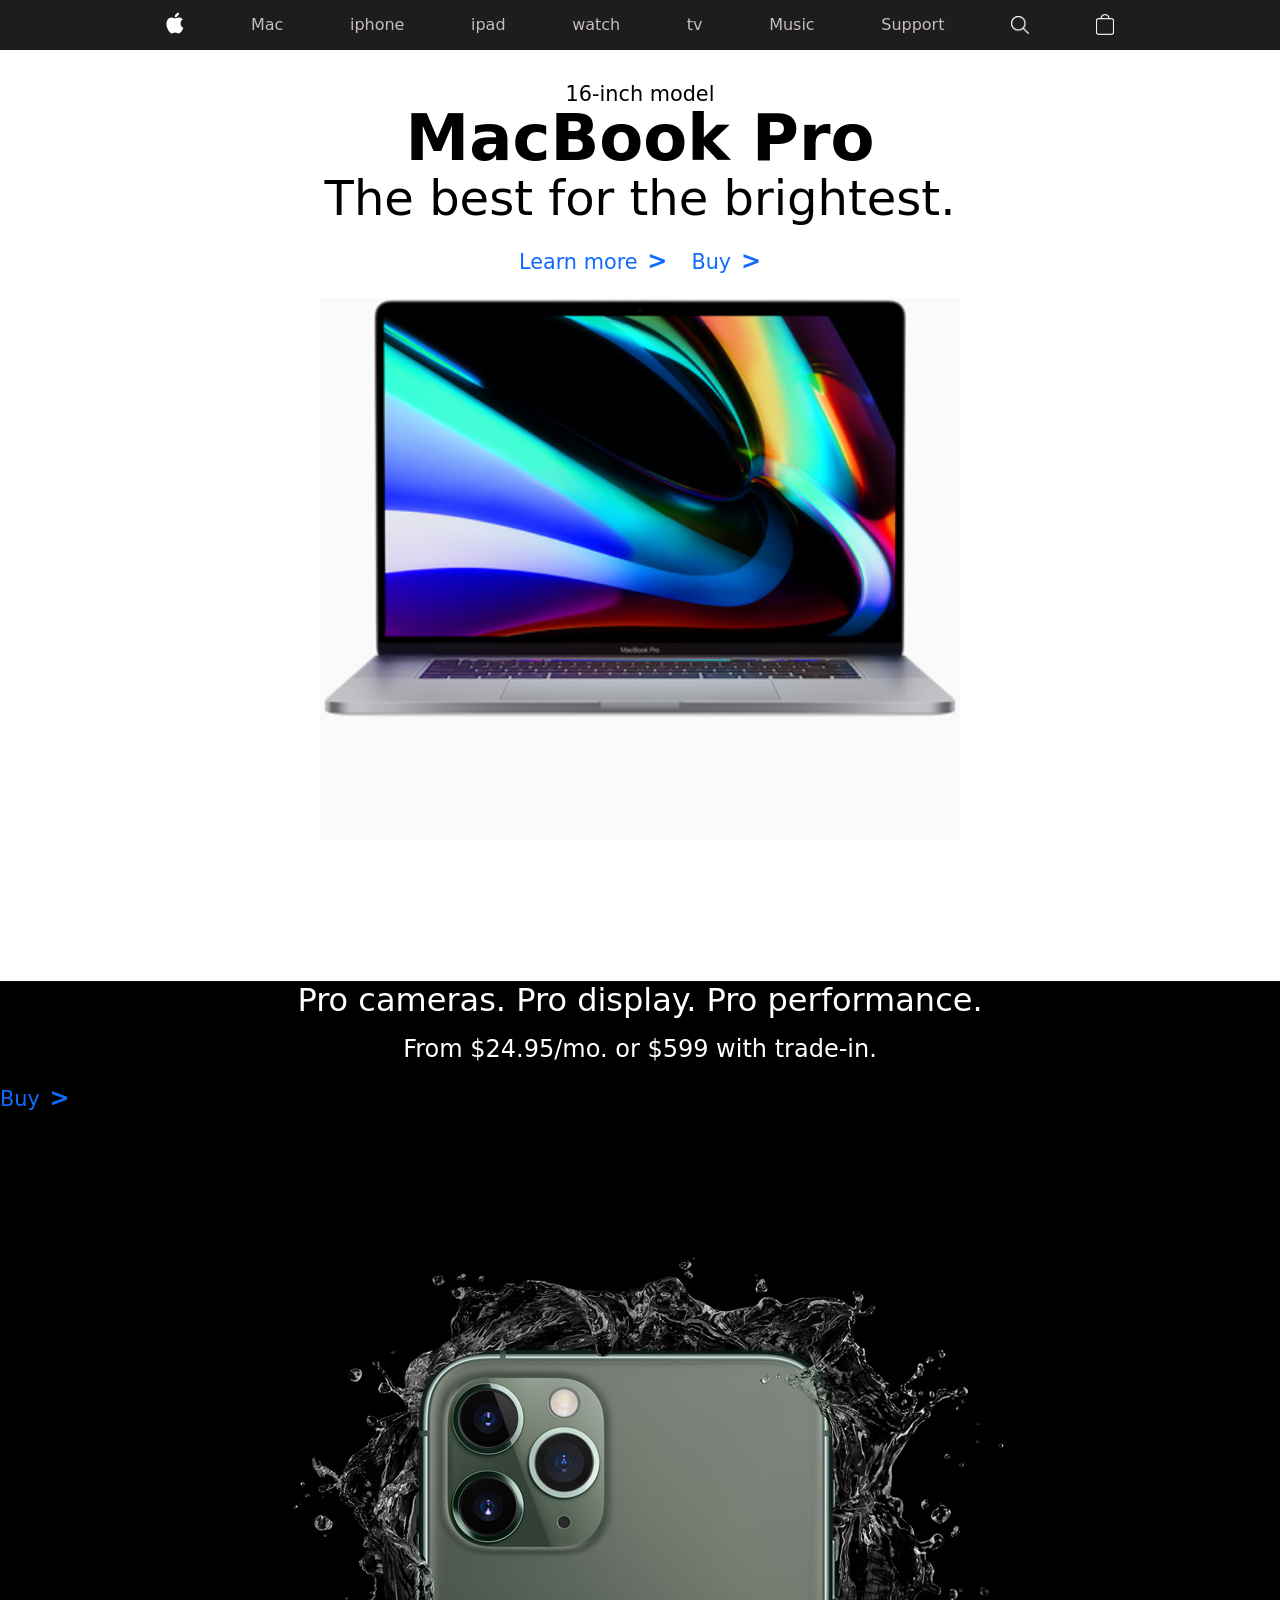
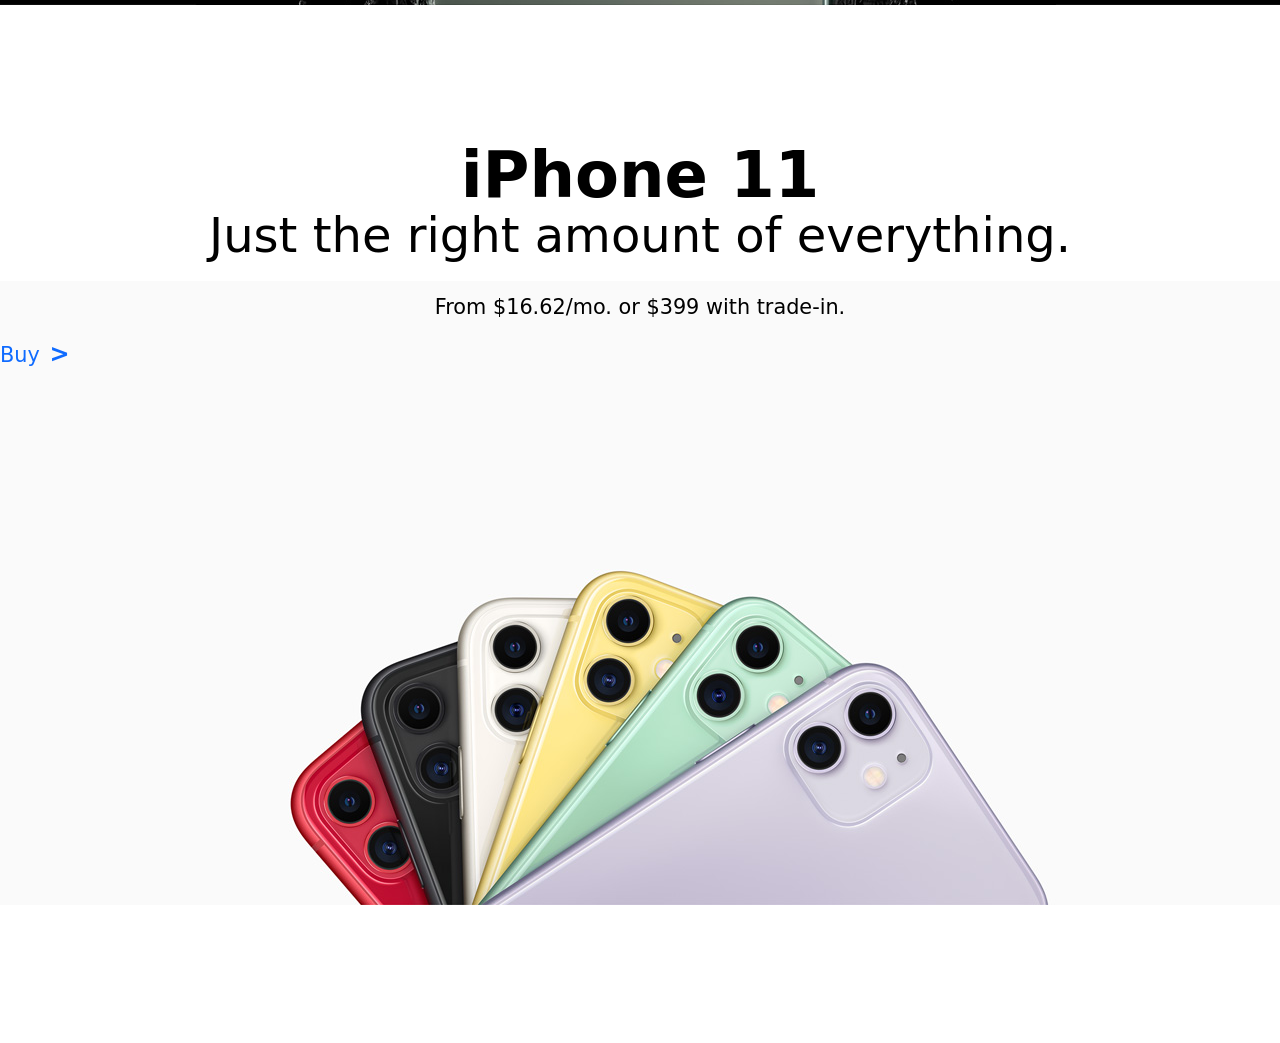
<file: index.html>
<!DOCTYPE html>
<html lang="en">
  <head>
    <meta charset="UTF-8" />
    <meta http-equiv="X-UA-Compatible" content="IE=edge" />
    <meta name="viewport" content="width=device-width, initial-scale=1.0" />
    <title>Apple Website</title>
    <link rel="stylesheet" href="./css/style.css" />
  </head>
  <body>
    <header>
      <nav class="nav-container">
        <ul class="nav-links">
          <li>
            <a href="#"
              ><img src="./images/icons/logo.svg" alt="apple logo"
            /></a>
          </li>
          <li><a href="#">Mac</a></li>
          <li><a href="#">iphone</a></li>
          <li><a href="#">ipad</a></li>
          <li><a href="#">watch</a></li>
          <li><a href="#">tv</a></li>
          <li><a href="#">Music</a></li>
          <li><a href="#">Support</a></li>
          <li>
            <a href="#"
              ><img src="./images/icons/search-icon.png" alt="search icon"
            /></a>
          </li>
          <li>
            <a href="#"
              ><img src="./images/icons/cart.png" alt="cart icon"
            /></a>
          </li>
        </ul>
      </nav>
    </header>
    <section class="first-section">
      <div class="first-container">
        <p class="first-para">16-inch model</p>
        <h1 class="first-title">MacBook Pro</h1>
        <h2 class="first-info">The best for the brightest.</h2>
        <div class="first-links">
          <div class="link-one">
            <a href="#">Learn more <span> ></span></a>
          </div>
          <div class="link-one">
            <a href="#">Buy <span> ></span></a>
          </div>
        </div>
        <div class="first-img">
          <img src="./images/home/macbook-pro.jpg" alt="macbook pro" />
        </div>
      </div>
    </section>
    <section class="second-section">
      <div class="second-container">
        <h1 class="second-title">iPhone 11 Pro</h1>
        <h2 class="second-info">Pro cameras. Pro display. Pro performance.</h2>
        <p class="second-para">From $24.95/mo. or $599 with trade‑in.</p>
        <div class="link-one">
          <a href="#">Buy <span> ></span></a>
        </div>
      </div>
    </section>
    <section class="section-three">
      <div class="third-container">
        <h1 class="first-title">iPhone 11</h1>
        <h2 class="first-info">Just the right amount of everything.</h2>
        <p class="first-para">From $16.62/mo. or $399 with trade‑in.</p>
        <div class="link-one">
          <a href="#">Buy <span> ></span></a>
        </div>
      </div>
    </section>
  </body>
</html>
</file>
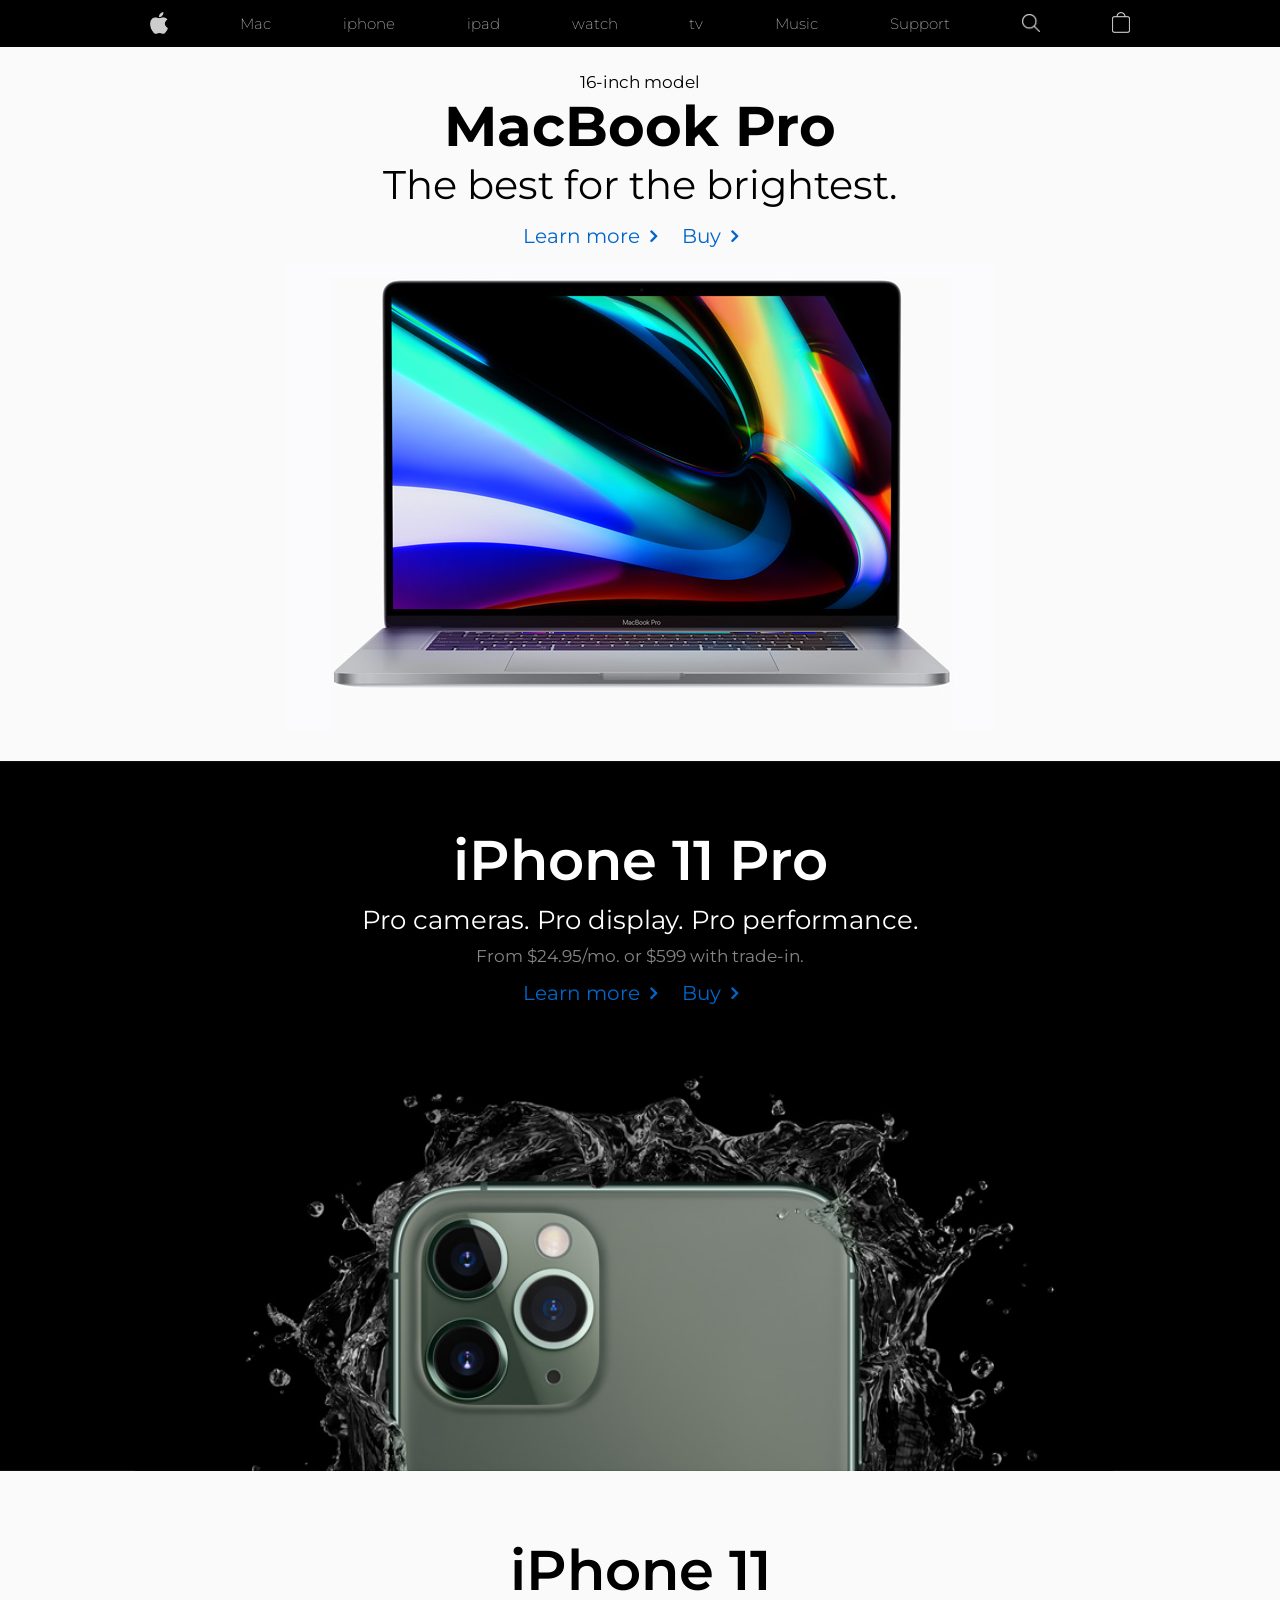
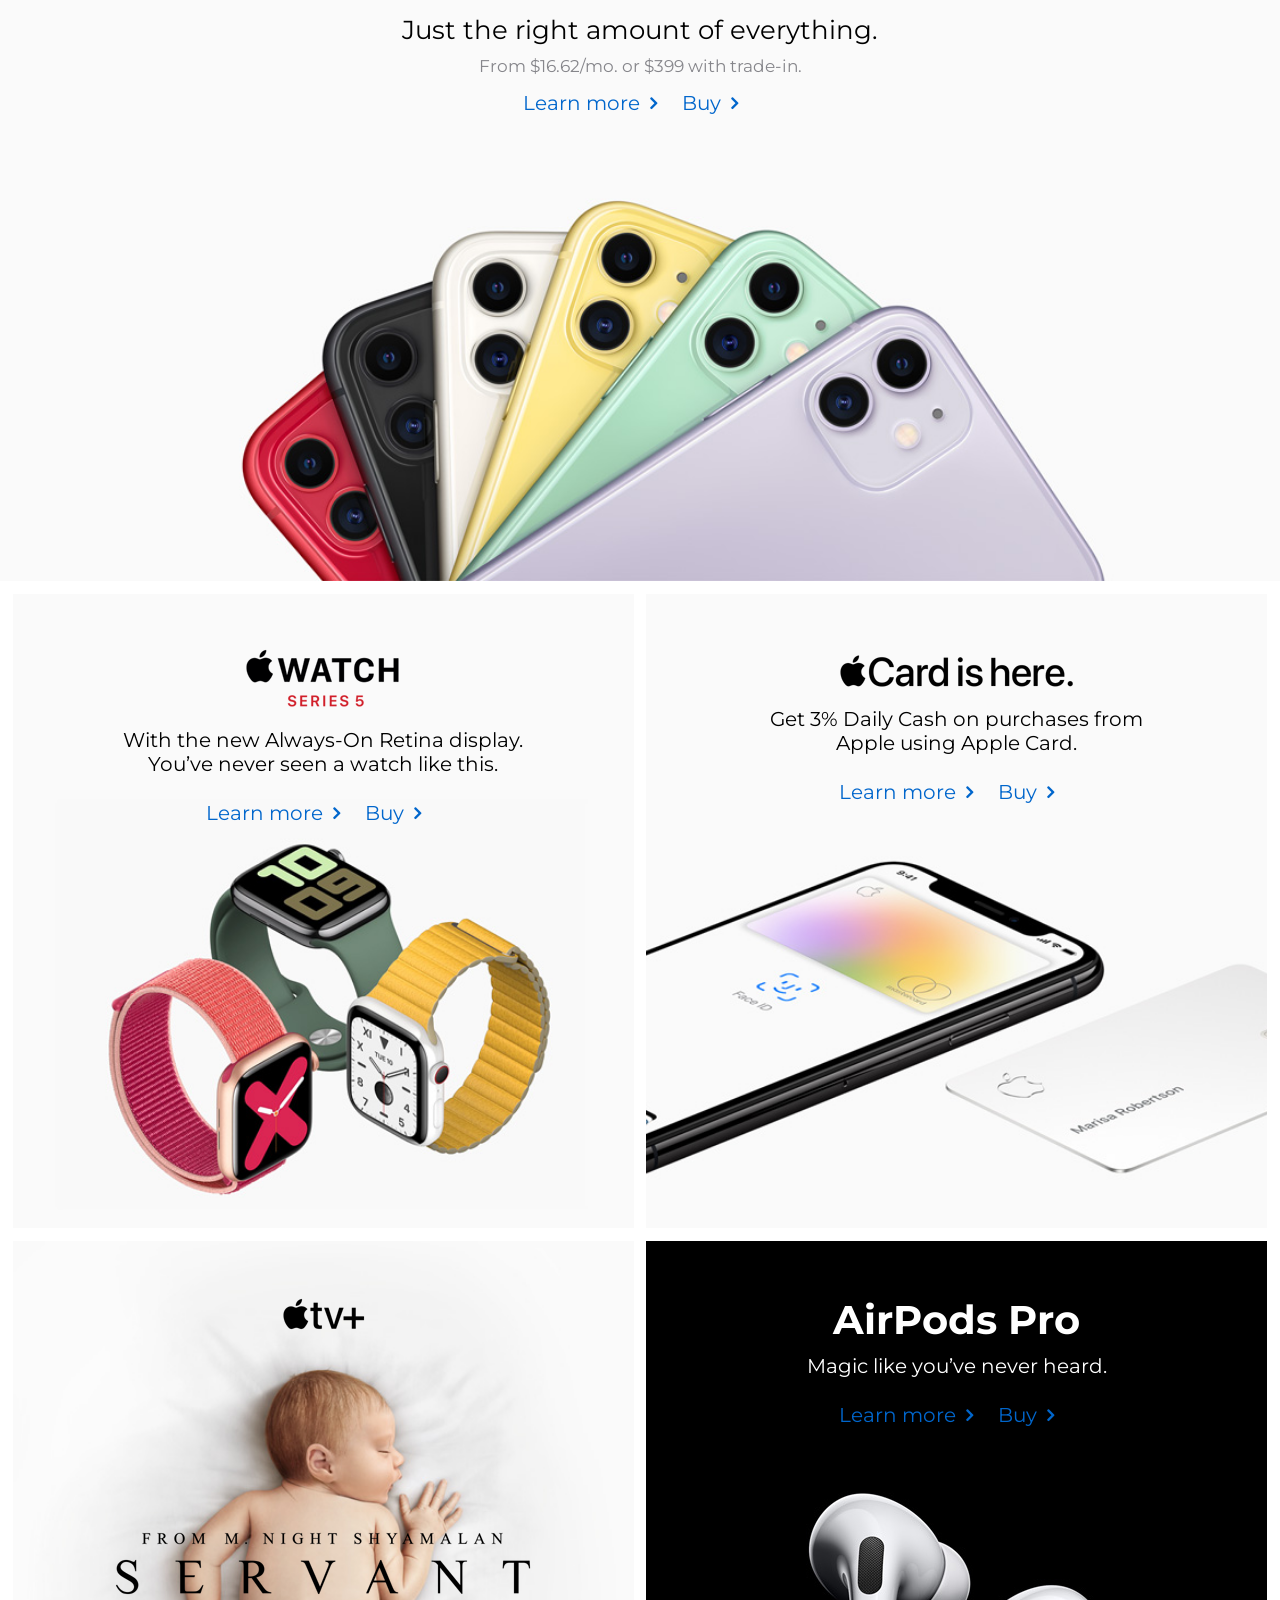
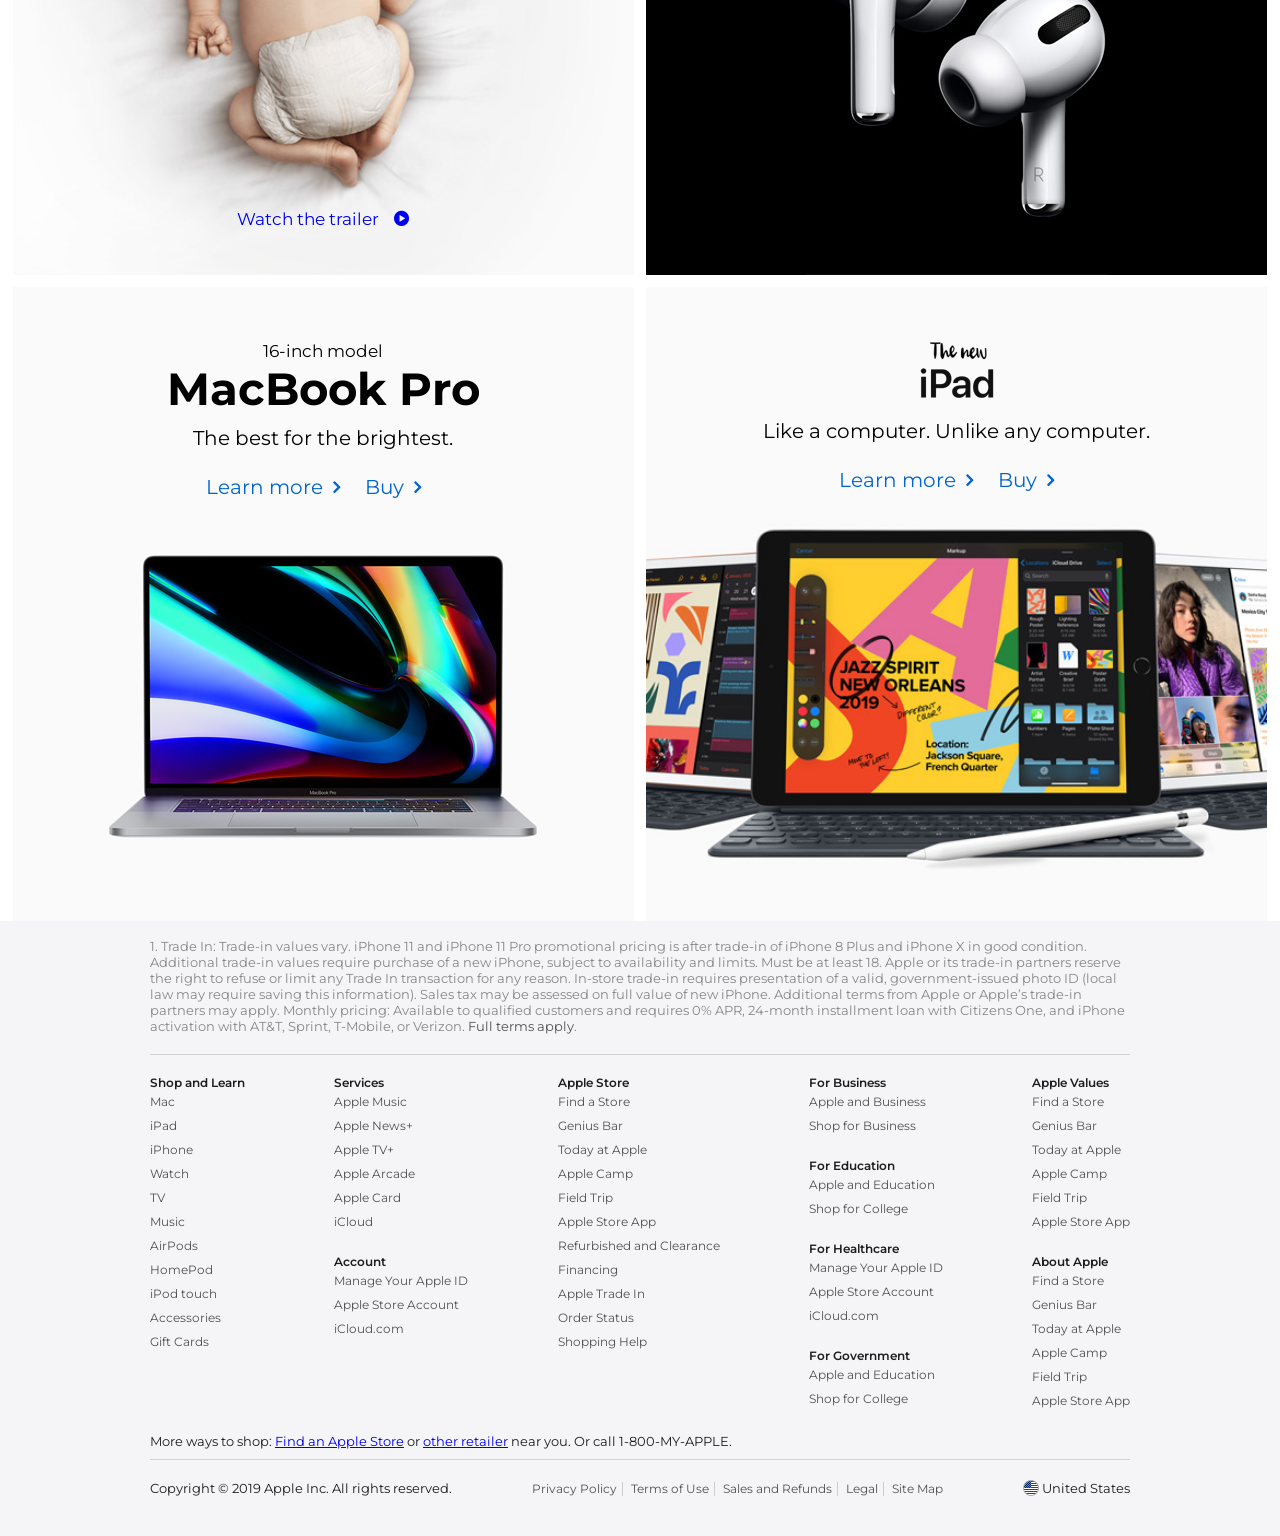
<file: resource/apple-html-css-replica/index.html>
<!DOCTYPE html>
<html>
<head>
	<title>Apple Website</title>
	<link rel="stylesheet" type="text/css" href="css/styles.css">

	<!-- Link to the Font-Awesome Font -->
	<!-- This font gives us the option to use emojies, symbols, common logos and icons as a font -->
	<link rel="stylesheet" href="https://maxcdn.bootstrapcdn.com/font-awesome/4.6.2/css/font-awesome.min.css">

	<!-- Link to Montserrat font on Google Fonts-->
	<link href="https://fonts.googleapis.com/css?family=Montserrat:200,200i,300,300i,400,600,600i,700,700i,800,800i,900,900i&display=swap" rel="stylesheet">

</head>
<body>
	<div class="outer-wrapper"> 
		<header class="header-wrapper">
			<div class="internal-wrapper"> 
				<div class="header-links-wrapper">
					<ul>
						<li class="logo-link"><a href="/"><img src="images/icons/logo.png"></a></li>
						<li><a href="/mac/">Mac</a></li>
						<li><a href="#">iphone</a></li>
						<li><a href="#">ipad</a></li>
						<li><a href="#">watch</a></li>
						<li><a href="#">tv</a></li>
						<li><a href="#">Music</a></li>
						<li><a href="#">Support</a></li>
						<li class="search-link"><a href="/search/"><img src="images/icons/search-icon.png"></a></li>
						<li class="cart-link"><a  href="/cart/"><img src="images/icons/cart.png"></a></li>
					</ul>					
				</div>
			</div>
		</header>

		<section class="main-highlight-wrapper">
			<div class="internal-wrapper"> 
				<div class="model">
					16-inch model
				</div>

				<div class="product-title">
					MacBook Pro
				</div>

				<div class="brief-description">
					The best for the brightest.
				</div>

				<div class="links-wrapper">
					<ul>
						<li><a href="">Learn more</a></li>
						<li><a href="">Buy</a></li>
					</ul> 
				</div>

				<div class="main-image-wrapper">
					<img src="images/home/mac-laptop.jpg"/>
				</div>

			</div>
		</section> 

		<section class="second-hightlight-wrapper">
			<div class="internal-wrapper">
				<div class="title-wraper">
					iPhone 11 Pro 
				</div> 

				<div class="description-wrapper">
					Pro cameras. Pro display. Pro performance.
				</div>

				<div class="price-wrapper">
					From $24.95/mo. or $599 with trade‑in.
				</div>

				<div class="links-wrapper">
					<ul>
						<li><a href="">Learn more</a></li>
						<li><a href="">Buy</a></li>
					</ul> 
				</div>
			</div>
		</section>

		<section class="third-highlight-wrapper">
			<div class="internal-wrapper">
				<div class="title-wraper">
					iPhone 11 
				</div> 
				<div class="description-wrapper">
					Just the right amount of everything.
				</div>
				<div class="price-wrapper">
					From $16.62/mo. or $399 with trade‑in.
				</div>
				<div class="links-wrapper">
					<ul>
						<li><a href="">Learn more</a></li>
						<li><a href="">Buy</a></li>
					</ul> 
				</div>
			</div>
		</section>




		
		<section class="fourth-heghlight-wrapper">
			<div class="left-side-wrapper">
				<div class="top-logo-wrapper">
					<div class="logo-wrapper">
						<img src="images/icons/watch-series5-logo.png">
					</div>
				</div>
				<div class="description-wraper">
					With the new Always-On Retina display.<br>
					You’ve never seen a watch like this.
				</div>
				<div class="links-wrapper">
					<ul>
						<li><a href="">Learn more</a></li>
						<li><a href="">Buy</a></li>
					</ul> 
				</div>
			</div>
			<div class="right-side-wrapper">
				<div class="top-logo-wrapper">
					<div class="logo-wrapper">
						<img src="images/icons/apple-card-logo.png">
					</div>
				</div>
				<div class="description-wraper">
					Get 3% Daily Cash on purchases from Apple using Apple Card.
				</div>
				<div class="links-wrapper">
					<ul>
						<li><a href="">Learn more</a></li>
						<li><a href="">Buy</a></li>
					</ul> 
				</div>
			</div>	
		</section>
		<section class="fifth-heghlight-wrapper"> 
			<div class="left-side-wrapper">
				<div class="top-logo-wrapper">
					<div class="logo-wrapper">
						<img src="images/icons/apple-tv-logo.png">
					</div>
				</div>

				<div class="tvshow-logo-wraper">
					<img src="images/icons/servant-logo.png">
				</div>

				<div class="watch-more-wrapper">
					<a href="#">Watch the trailer</a>
				</div>
			</div>
			<div class="right-side-wrapper">
				<div class="top-logo-wrapper">
					<div class="logo-wrapper">
						AirPods Pro
					</div>
				</div>

				<div class="description-wraper">
					Magic like you’ve never heard.
				</div>

				<div class="links-wrapper">
					<ul>
						<li><a href="">Learn more</a></li>
						<li><a href="">Buy</a></li>
					</ul> 
				</div>
			</div>	
		</section>
		<section class="sixth-heghlight-wrapper"> 
			<div class="left-side-wrapper">
				<div class="model">
					16-inch model
				</div>

				<div class="product-title-small">
					MacBook Pro
				</div>

				<div class="description-wraper">
					The best for the brightest.
				</div>

				<div class="links-wrapper">
					<ul>
						<li><a href="">Learn more</a></li>
						<li><a href="">Buy</a></li>
					</ul> 
				</div>
			</div>
			<div class="right-side-wrapper">
				<div class="top-logo-wrapper">
					<div class="logo-wrapper">
						<img src="images/icons/new-ipad-logo.png">
					</div>
				</div>

				<div class="description-wraper">
					Like a computer. Unlike any computer.
				</div>

				<div class="links-wrapper">
					<ul>
						<li><a href="">Learn more</a></li>
						<li><a href="">Buy</a></li>
					</ul> 
				</div>
			</div>	
		</section>





		<footer class="footer-wrapper">
			<div class="internal-wrapper"> 
				<div class="upper-text-container">
					1. Trade In: Trade‑in values vary. iPhone 11 and iPhone 11 Pro promotional pricing is after trade‑in of iPhone 8 Plus and iPhone X in good condition. Additional trade‑in values require purchase of a new iPhone, subject to availability and limits. Must be at least 18. Apple or its trade-in partners reserve the right to refuse or limit any Trade In transaction for any reason. In‑store trade‑in requires presentation of a valid, government-issued photo ID (local law may require saving this information). Sales tax may be assessed on full value of new iPhone. Additional terms from Apple or Apple’s trade-in partners may apply. Monthly pricing: Available to qualified customers and requires 0% APR, 24‑month installment loan with Citizens One, and iPhone activation with AT&T, Sprint, T‑Mobile, or Verizon. <a href="#"> Full terms apply</a>.
				</div>
				<div class="footer-links-wrapper"> 
					<div class="links-wrapper-1">
						<h3>Shop and Learn</h3>
						<ul>
							<li><a href="#">Mac</a></li>
							<li><a href="#">iPad</a></li>
							<li><a href="#">iPhone</a></li>
							<li><a href="#">Watch</a></li>
							<li><a href="#">TV</a></li>
							<li><a href="#">Music</a></li>
							<li><a href="#">AirPods</a></li>
							<li><a href="#">HomePod</a></li>
							<li><a href="#">iPod touch</a></li>
							<li><a href="#">Accessories</a></li>
							<li><a href="#">Gift Cards</a></li>
						</ul>
					</div> 
					<div class="links-wrapper-2">
						<h3>Services</h3>
						<ul>
							<li><a href="#">Apple Music</a></li>
							<li><a href="#">Apple News+</a></li>
							<li><a href="#">Apple TV+</a></li>
							<li><a href="#">Apple Arcade</a></li>
							<li><a href="#">Apple Card</a></li>
							<li><a href="#">iCloud</a></li>
						</ul>
						<h3>Account</h3>
						<ul>
							<li><a href="#">Manage Your Apple ID</a></li>
							<li><a href="#">Apple Store Account</a></li>
							<li><a href="#">iCloud.com</a></li>
						</ul>					
					</div> 
					<div class="links-wrapper-3">
						<h3>Apple Store</h3>
						<ul>
							<li><a href="#">Find a Store</a></li>
							<li><a href="#">Genius Bar</a></li>
							<li><a href="#">Today at Apple</a></li>
							<li><a href="#">Apple Camp</a></li>
							<li><a href="#">Field Trip</a></li>
							<li><a href="#">Apple Store App</a></li>
							<li><a href="#">Refurbished and Clearance</a></li>
							<li><a href="#">Financing</a></li>
							<li><a href="#">Apple Trade In</a></li>
							<li><a href="#">Order Status</a></li>
							<li><a href="#">Shopping Help</a></li>
						</ul>
					</div> 
					<div class="links-wrapper-4">
						<h3>For Business</h3>
						<ul>
							<li><a href="#">Apple and Business</a></li>
							<li><a href="#">Shop for Business</a></li>
						</ul>		
						<h3>For Education</h3>
						<ul>
							<li><a href="#">Apple and Education</a></li>
							<li><a href="#">Shop for College</a></li>
						</ul>
						<h3>For Healthcare</h3>
						<ul>
							<li><a href="#">Manage Your Apple ID</a></li>
							<li><a href="#">Apple Store Account</a></li>
							<li><a href="#">iCloud.com</a></li>
						</ul>	
						<h3>For Government</h3>
						<ul>
							<li><a href="#">Apple and Education</a></li>
							<li><a href="#">Shop for College</a></li>
						</ul>
					</div> 

					<div class="links-wrapper-5">
						<h3>Apple Values</h3>
						<ul>
							<li><a href="#">Find a Store</a></li>
							<li><a href="#">Genius Bar</a></li>
							<li><a href="#">Today at Apple</a></li>
							<li><a href="#">Apple Camp</a></li>
							<li><a href="#">Field Trip</a></li>
							<li><a href="#">Apple Store App</a></li>
						</ul>
						<h3>About Apple</h3>
						<ul>
							<li><a href="#">Find a Store</a></li>
							<li><a href="#">Genius Bar</a></li>
							<li><a href="#">Today at Apple</a></li>
							<li><a href="#">Apple Camp</a></li>
							<li><a href="#">Field Trip</a></li>
							<li><a href="#">Apple Store App</a></li>
						</ul>						
					</div> 
				</div>
				<div class="my-apple-wrapper"> 
					More ways to shop: <a href="#">Find an Apple Store</a> or <a href="#">other retailer</a> near you. Or call 1-800-MY-APPLE.
				</div>
				<div class="copyright-wrapper">
					<div class="copyright">
						Copyright © 2019 Apple Inc. All rights reserved.
					</div>
					<div class="footer-links-terms">
						<ul>
							<li><a href="#">Privacy Policy</a></li>
							<li><a href="#">Terms of Use</a></li>
							<li><a href="#">Sales and Refunds</a></li>
							<li><a href="#">Legal</a></li>
							<li><a href="#">Site Map</a></li>
						</ul>
					</div>
					<div class="footer-country">
						<div class="flag-wrapper"><img src="images/icons/16.png"></div> <div class="footer-country-name">United States</div> 
					</div>
				</div>
			</div>
		</footer> 
	</div>


</body>
</html>
</file>
<file: css/style.css>
@import url("https://fonts.googleapis.com/css2?family=Poppins&display=swap");

*,
*::after,
*::before {
  margin: 0;
  padding: 0;
  box-sizing: border-box;
}

body {
  font-family: system-ui, -apple-system, BlinkMacSystemFont, "Segoe UI", Roboto,
    Oxygen, Ubuntu, Cantarell, "Open Sans", "Helvetica Neue", sans-serif;
}

header {
  background-color: #1d1d1f;
}

.nav-container {
  width: 74%;
  margin: 0 auto;
}

.nav-links {
  display: flex;
  justify-content: space-between;
  align-items: center;
  list-style-type: none;
  font: 17px;
}

.nav-links a {
  text-decoration: none;
  color: rgb(198, 188, 188);
  display: flex;
  align-items: center;
}

.nav-links li img {
  width: 18px;
}

.first-container {
  height: auto;
  text-align: center;
}

.first-para {
  padding-top: 2rem;
  font-size: 1.3rem;
}

.first-title {
  font-weight: 700;
  font-size: 4em;
  font-style: normal;
  line-height: 4rem;
}

.first-info {
  font-weight: 300;
  font-size: 3rem;
}

.first-links {
  display: flex;
  gap: 1.5rem;
  justify-content: center;
}

.link-one {
  padding: 1.5rem 0;
  display: flex;
  align-items: center;
}

.link-one a {
  text-decoration: none;
  font-size: 1.3rem;
  color: rgb(15, 107, 255);
}

.link-one a span {
  margin-left: 0.2rem;
  font-weight: 700;
  line-height: 1rem;
  font-size: 1.5rem;
}

.first-img img {
  width: 50%;
}

.second-container {
  background-image: url("../images/home/iphone11-pro-bg.jpg");
  background-position: center;
  background-repeat: no-repeat;
  height: 100vh;
  text-align: center;
}

.second-title {
  font-size: 4rem;
  color: #fff;
  padding: 4rem 0 0 0;
}
.second-info {
  font-size: 2rem;
  font-weight: 300;
  color: #fff;
  padding-bottom: 1rem;
}

.second-para {
  font-size: 1.5rem;
  color: #fff;
  /* padding: 4rem 0; */
}

.third-container {
  background-image: url("../images/home/iphone11-bg.jpg");
  height: 100vh;
  background-position: center;
  background-repeat: no-repeat;
  text-align: center;
}
</file>
<file: resource/apple-html-css-replica/css/styles.css>
* {
	margin: 0;
	padding: 0;
}
img {
	max-width: 100%;
}
body {
	font-size: 20px; 
	font-family: 'Montserrat', sans-serif;
}

/* Header Style */
.header-wrapper {
	background: black; 
	color: #fff;
	font-weight: 200;
	font-size: 0.75em;	
}
.header-wrapper ul {
	display: flex;
  -webkit-box-pack: justify;
  justify-content: space-between;
}
.internal-wrapper {
	width: 980px;
	padding: 0 10px;
	margin: 0 auto;
}
.header-wrapper .header-links-wrapper ul  li a {
	text-decoration: none;
	color: #fff;
}
.header-wrapper ul {
	list-style: none;
}
.header-wrapper .header-links-wrapper ul  li {
	display: inline-block;
  padding: 14px 0 8px;
  height: 25px;
  opacity: 0.8;
}
.header-wrapper .header-links-wrapper ul  li:hover {
	opacity: 1;
}	
.logo-link, .search-link, .cart-link {
	width: 18px;	
	display: block;
}
.header-wrapper .header-links-wrapper ul  li.logo-link {
	padding: 12px 0 10px;
}
.header-wrapper .header-links-wrapper ul  li.search-link {
	padding: 14px 0 8px;
}
.header-wrapper .header-links-wrapper ul  li.cart-link {
	padding: 12px 0 10px;
}

/* Footer Styling */
.footer-wrapper {
  background-color: #f5f5f7;
  color: #1d1d1f;
  font-size: .65em;
}
.upper-text-container {
  border-bottom: 1px solid #d2d2d7;
  color: #86868b;
  padding: 17px 0 20px;
}
.upper-text-container a {
	text-decoration: none;
	color: #515154; 
}
.upper-text-container a:hover {
	text-decoration: underline;
}
.footer-links-wrapper {
	display: flex;
  -webkit-box-pack: justify;
  justify-content: space-between;
  padding-top: 20px;
}
.footer-wrapper ul {
	list-style: none;
	padding-bottom: 20px;
}
.footer-wrapper ul li{
	padding: 5px 0;
	font-size: 0.9em;
}
.footer-links-wrapper a {
	color: #515154;
	text-decoration: none;
}
.footer-links-wrapper a:hover {
	text-decoration: underline;
}
.footer-links-wrapper h3 {
	font-size: 12px;
	font-weight: 600;
}
.my-apple-wrapper {
	border-bottom: 1px solid #d2d2d7;
	padding-bottom: 10px;
	margin-bottom: 10px; 
}
.copyright-wrapper {
	display: flex;
  -webkit-box-pack: justify;
  justify-content: space-between;
  padding: 10px 0 20px;
}
.footer-links-terms ul li {
  display: inline-block;
  padding: 0 5px;
  border-right: 1px solid #ccc;
}
.footer-links-terms ul li:last-child {
	border-right: 0px;
}
.footer-links-terms ul li a {
	text-decoration: none;
	color: #515154;
}
.footer-links-terms ul li a:hover {
	text-decoration: underline;
}
.footer-country {
	display: inline-block;
}
.flag-wrapper {
	display: inline-block;
	vertical-align: middle;
}
.footer-country-name{
	display: inline-block;
	vertical-align: top;
}

/* Main Highlight */
.main-highlight-wrapper {
	background: #fafafa;
	text-align: center;
	padding: 25px 0;
}
.links-wrapper ul {
	list-style: none;
}
.model {
	font-size: .85em;
}
.product-title {
	font-weight: 700;
	font-size: 56px;
}
.brief-description {
	font-size: 2em;
}
.links-wrapper {
	padding: 15px 0;
}
.links-wrapper ul li {
	display: inline-block;
	padding-right: 20px;
}
.links-wrapper ul li a {
	color: #06c;
	text-decoration: none;
}
.links-wrapper ul li a:hover {
	color: #000;
}
.links-wrapper ul li a:after {
  font-family: "FontAwesome";
  font-weight: 900;
  content: "\f105";
  padding-left: 10px;
}

/* Second Highlight Section */
.second-hightlight-wrapper {
	background-image: url("../images/home/iphone11-pro-bg.jpg");
	height: 580px;
	background-position: center;
	background-repeat: no-repeat;
  background-size: cover;
	text-align: center;
	padding: 65px 20px;
	color: #fff;
}
.title-wraper {
	font-weight: 600;
	font-size: 56px;	
}
.description-wrapper {
	font-size: 26px;
	padding: 10px 0;
}
.price-wrapper {
	color: #86868b; 
	font-size: 0.85em;
}

/* Third Highlight Section */
.third-highlight-wrapper {
	background-image: url("../images/home/iphone11-bg.jpg");
	height: 580px;
	background-position: center;
	background-repeat: no-repeat;
	background-size: cover;
	text-align: center;
	padding: 65px 20px;
}

/*Fourth Highlight Section */
.fourth-heghlight-wrapper {
	display: flex;
  -webkit-box-pack: justify;
  justify-content: space-between;
  background: #fff;
}
.left-side-wrapper {
	height: 580px;
	background-position: center;
	background-repeat: no-repeat;
	background-size: cover;
	text-align: center;
	width: 48.5%;
	margin: 1% 0.5% 0% 1%; 
	padding-top: 54px;
}
.fourth-heghlight-wrapper .left-side-wrapper {
	background-image:  url("../images/home/watch-series-5.jpg"); 
}
.right-side-wrapper {
	height: 580px;
	background-position: center;
	background-repeat: no-repeat;
	background-size: cover;
	text-align: center;	
	width: 48.5%;
	margin: 1% 1% 0% 0.5%; 
	padding-top: 54px;
}
.fourth-heghlight-wrapper .right-side-wrapper {
	background-image:  url("../images/home/apple-card.jpg"); 
}
.description-wraper {
	max-width: 430px;
	margin: 0 auto;
	padding: 10px; 
}

/*Fivth Highlight Section */
.fifth-heghlight-wrapper {
	display: flex;
  -webkit-box-pack: justify;
  justify-content: space-between;
  background: #fff;
}
.fifth-heghlight-wrapper .left-side-wrapper {
	background-image:  url("../images/home/apple-tv-background.jpg"); 
}
.fifth-heghlight-wrapper .right-side-wrapper {
	background-image:  url("../images/home/air-pods.jpg"); 
	color: #fff; 
	background-size: initial;
	background-color: #000;
	background-position: bottom;
}
.logo-wrapper {
	font-size: 40px;
	font-weight: bold;
}
.tvshow-logo-wraper {
	padding: 180px 0 200px;
}
.watch-more-wrapper a {
	text-decoration: none;
	font-size: 0.85em;
}
.watch-more-wrapper a:after {
  font-family: "FontAwesome";
  font-weight: 900;
  content: "\f144";
  padding-left: 15px;
}
/*Sixth Highlight Section */
.sixth-heghlight-wrapper {
	display: flex;
  -webkit-box-pack: justify;
  justify-content: space-between;
  background: #fff;
}
.sixth-heghlight-wrapper .left-side-wrapper {
	background-image:  url("../images/home/macbook-pro.jpg"); 
	background-size: initial;
	background-color: #fafafa;
	background-position: bottom;
}
.sixth-heghlight-wrapper .right-side-wrapper {
	background-image:  url("../images/home/new-ipad.jpg"); 
}
.product-title-small {
	font-weight: 700;
	font-size: 45px;
}
</file>
